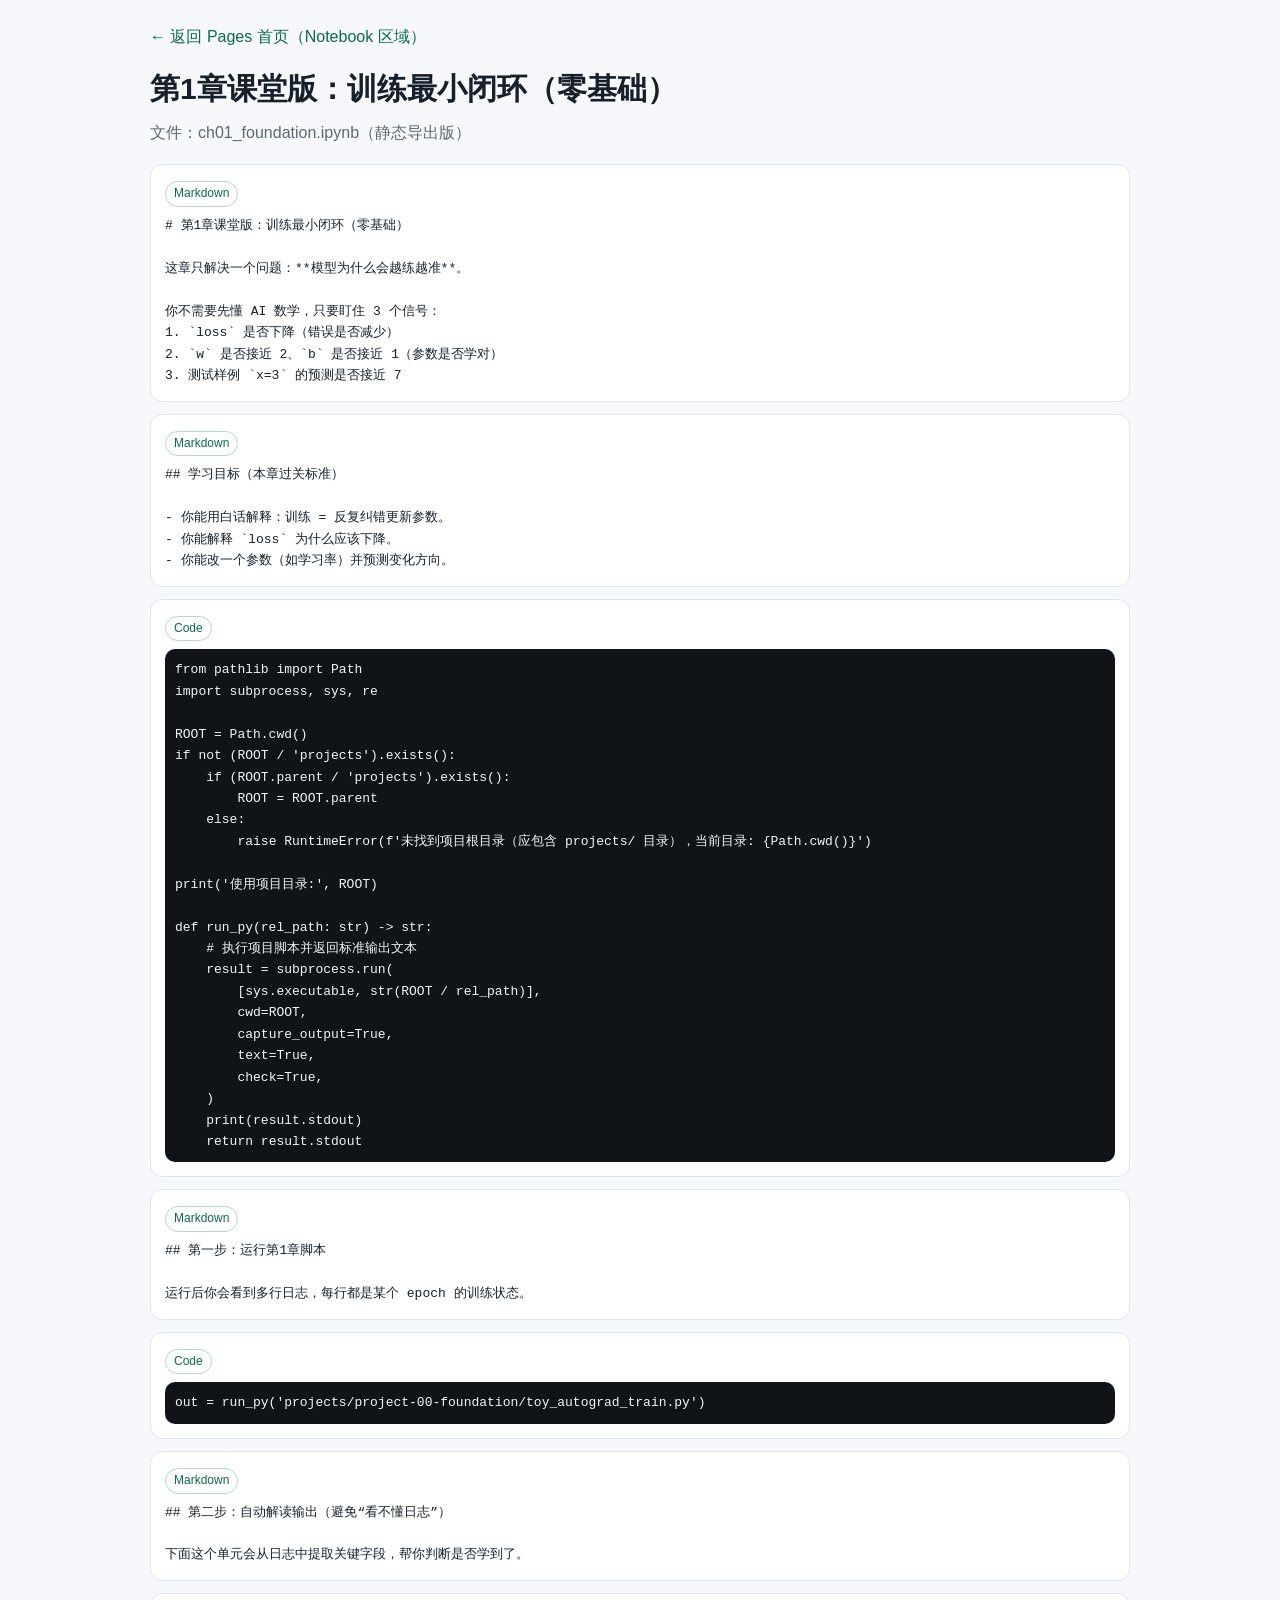
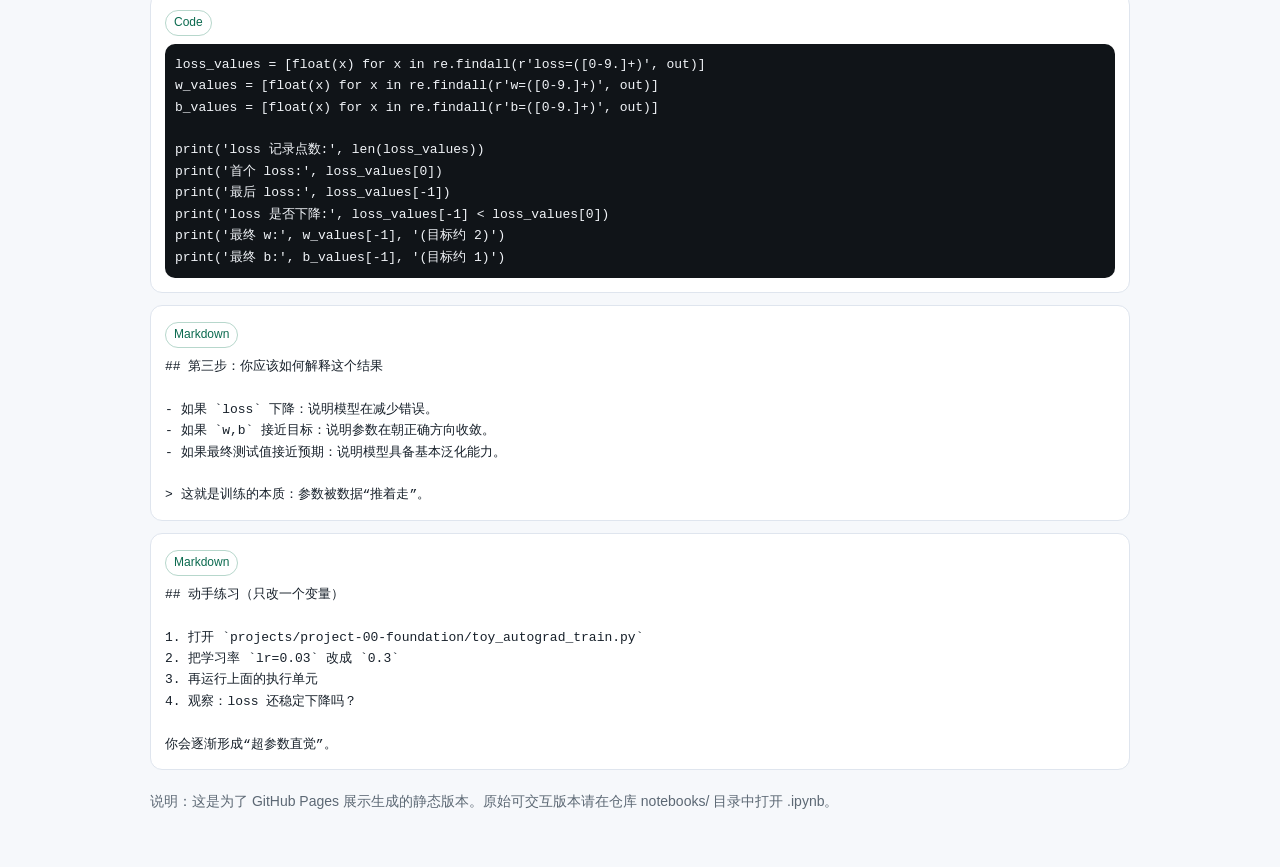
<file: docs/notebooks/ch01_foundation.html>
<!doctype html>
<html lang="zh-CN">
<head>
  <meta charset="utf-8" />
  <meta name="viewport" content="width=device-width, initial-scale=1" />
  <title>第1章课堂版：训练最小闭环（零基础）</title>
  <style>
:root {
  --bg: #f6f8fb;
  --text: #17202a;
  --muted: #5c6874;
  --panel: #ffffff;
  --border: #dfe5ee;
  --code-bg: #101418;
  --code-fg: #f2f5f9;
  --accent: #0b6a4f;
}
* { box-sizing: border-box; }
body {
  margin: 0;
  font-family: "Noto Sans SC", "PingFang SC", "Microsoft YaHei", sans-serif;
  background: var(--bg);
  color: var(--text);
  line-height: 1.65;
}
.container {
  width: min(980px, 92vw);
  margin: 0 auto;
  padding: 24px 0 40px;
}
.topbar {
  margin-bottom: 14px;
}
.topbar a {
  color: var(--accent);
  text-decoration: none;
}
h1 {
  margin: 0 0 6px;
  font-size: 30px;
}
.sub {
  margin: 0 0 18px;
  color: var(--muted);
}
.cell {
  background: var(--panel);
  border: 1px solid var(--border);
  border-radius: 12px;
  padding: 14px;
  margin-bottom: 12px;
}
.badge {
  display: inline-block;
  font-size: 12px;
  color: var(--accent);
  border: 1px solid #b7d7cc;
  border-radius: 999px;
  padding: 2px 8px;
  margin-bottom: 8px;
}
pre {
  margin: 0;
  white-space: pre-wrap;
  word-break: break-word;
}
.code {
  background: var(--code-bg);
  color: var(--code-fg);
  border-radius: 10px;
  padding: 10px;
  overflow: auto;
}
.markdown {
  background: #ffffff;
}
.note {
  margin-top: 20px;
  color: var(--muted);
  font-size: 14px;
}
</style>
</head>
<body>
  <main class="container">
    <div class="topbar"><a href="../index.html#notebooks">← 返回 Pages 首页（Notebook 区域）</a></div>
    <h1>第1章课堂版：训练最小闭环（零基础）</h1>
    <p class="sub">文件：ch01_foundation.ipynb（静态导出版）</p>
    <section class="cell markdown"><div class="badge">Markdown</div><pre># 第1章课堂版：训练最小闭环（零基础）

这章只解决一个问题：**模型为什么会越练越准**。

你不需要先懂 AI 数学，只要盯住 3 个信号：
1. `loss` 是否下降（错误是否减少）
2. `w` 是否接近 2、`b` 是否接近 1（参数是否学对）
3. 测试样例 `x=3` 的预测是否接近 7
</pre></section><section class="cell markdown"><div class="badge">Markdown</div><pre>## 学习目标（本章过关标准）

- 你能用白话解释：训练 = 反复纠错更新参数。
- 你能解释 `loss` 为什么应该下降。
- 你能改一个参数（如学习率）并预测变化方向。
</pre></section><section class="cell"><div class="badge">Code</div><pre class="code">from pathlib import Path
import subprocess, sys, re

ROOT = Path.cwd()
if not (ROOT / &#x27;projects&#x27;).exists():
    if (ROOT.parent / &#x27;projects&#x27;).exists():
        ROOT = ROOT.parent
    else:
        raise RuntimeError(f&#x27;未找到项目根目录（应包含 projects/ 目录），当前目录: {Path.cwd()}&#x27;)

print(&#x27;使用项目目录:&#x27;, ROOT)

def run_py(rel_path: str) -&gt; str:
    # 执行项目脚本并返回标准输出文本
    result = subprocess.run(
        [sys.executable, str(ROOT / rel_path)],
        cwd=ROOT,
        capture_output=True,
        text=True,
        check=True,
    )
    print(result.stdout)
    return result.stdout
</pre></section><section class="cell markdown"><div class="badge">Markdown</div><pre>## 第一步：运行第1章脚本

运行后你会看到多行日志，每行都是某个 epoch 的训练状态。
</pre></section><section class="cell"><div class="badge">Code</div><pre class="code">out = run_py(&#x27;projects/project-00-foundation/toy_autograd_train.py&#x27;)
</pre></section><section class="cell markdown"><div class="badge">Markdown</div><pre>## 第二步：自动解读输出（避免“看不懂日志”）

下面这个单元会从日志中提取关键字段，帮你判断是否学到了。
</pre></section><section class="cell"><div class="badge">Code</div><pre class="code">loss_values = [float(x) for x in re.findall(r&#x27;loss=([0-9.]+)&#x27;, out)]
w_values = [float(x) for x in re.findall(r&#x27;w=([0-9.]+)&#x27;, out)]
b_values = [float(x) for x in re.findall(r&#x27;b=([0-9.]+)&#x27;, out)]

print(&#x27;loss 记录点数:&#x27;, len(loss_values))
print(&#x27;首个 loss:&#x27;, loss_values[0])
print(&#x27;最后 loss:&#x27;, loss_values[-1])
print(&#x27;loss 是否下降:&#x27;, loss_values[-1] &lt; loss_values[0])
print(&#x27;最终 w:&#x27;, w_values[-1], &#x27;(目标约 2)&#x27;)
print(&#x27;最终 b:&#x27;, b_values[-1], &#x27;(目标约 1)&#x27;)
</pre></section><section class="cell markdown"><div class="badge">Markdown</div><pre>## 第三步：你应该如何解释这个结果

- 如果 `loss` 下降：说明模型在减少错误。
- 如果 `w,b` 接近目标：说明参数在朝正确方向收敛。
- 如果最终测试值接近预期：说明模型具备基本泛化能力。

&gt; 这就是训练的本质：参数被数据“推着走”。
</pre></section><section class="cell markdown"><div class="badge">Markdown</div><pre>## 动手练习（只改一个变量）

1. 打开 `projects/project-00-foundation/toy_autograd_train.py`
2. 把学习率 `lr=0.03` 改成 `0.3`
3. 再运行上面的执行单元
4. 观察：loss 还稳定下降吗？

你会逐渐形成“超参数直觉”。
</pre></section>
    <p class="note">说明：这是为了 GitHub Pages 展示生成的静态版本。原始可交互版本请在仓库 notebooks/ 目录中打开 .ipynb。</p>
  </main>
</body>
</html>
</file>
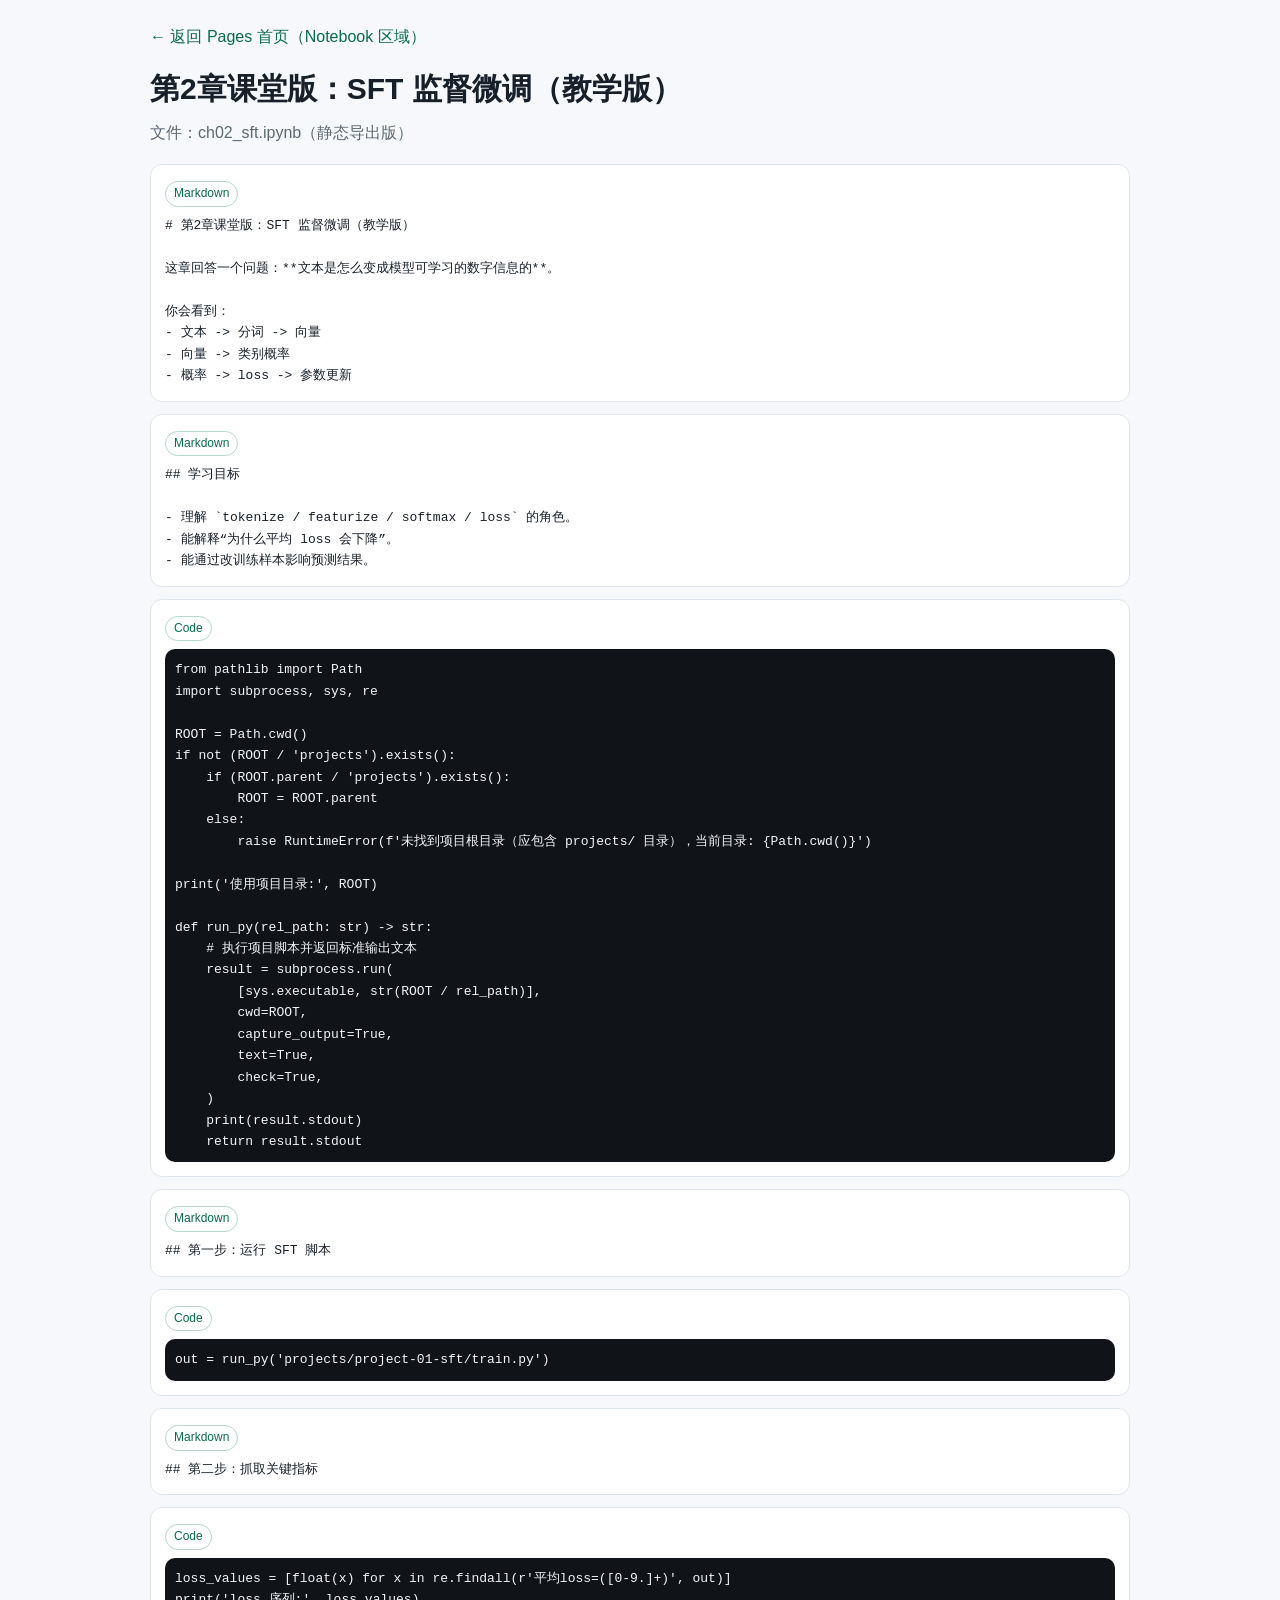
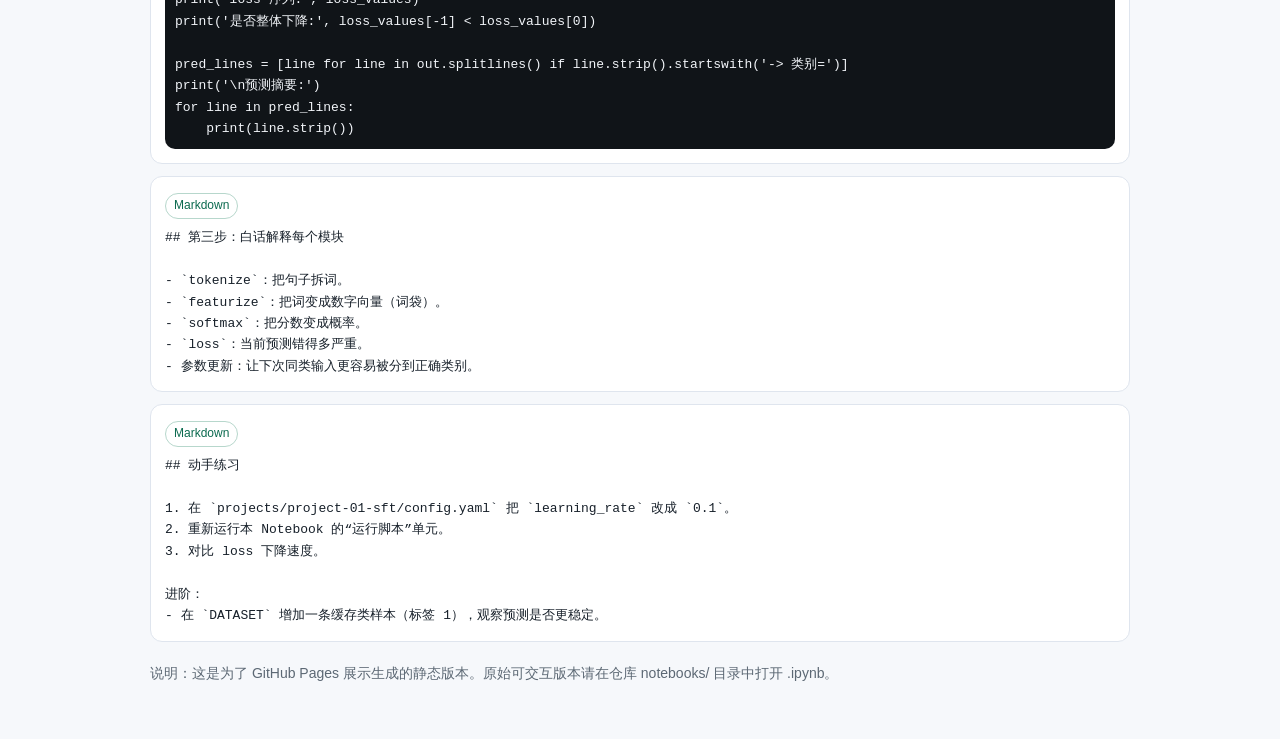
<file: docs/notebooks/ch02_sft.html>
<!doctype html>
<html lang="zh-CN">
<head>
  <meta charset="utf-8" />
  <meta name="viewport" content="width=device-width, initial-scale=1" />
  <title>第2章课堂版：SFT 监督微调（教学版）</title>
  <style>
:root {
  --bg: #f6f8fb;
  --text: #17202a;
  --muted: #5c6874;
  --panel: #ffffff;
  --border: #dfe5ee;
  --code-bg: #101418;
  --code-fg: #f2f5f9;
  --accent: #0b6a4f;
}
* { box-sizing: border-box; }
body {
  margin: 0;
  font-family: "Noto Sans SC", "PingFang SC", "Microsoft YaHei", sans-serif;
  background: var(--bg);
  color: var(--text);
  line-height: 1.65;
}
.container {
  width: min(980px, 92vw);
  margin: 0 auto;
  padding: 24px 0 40px;
}
.topbar {
  margin-bottom: 14px;
}
.topbar a {
  color: var(--accent);
  text-decoration: none;
}
h1 {
  margin: 0 0 6px;
  font-size: 30px;
}
.sub {
  margin: 0 0 18px;
  color: var(--muted);
}
.cell {
  background: var(--panel);
  border: 1px solid var(--border);
  border-radius: 12px;
  padding: 14px;
  margin-bottom: 12px;
}
.badge {
  display: inline-block;
  font-size: 12px;
  color: var(--accent);
  border: 1px solid #b7d7cc;
  border-radius: 999px;
  padding: 2px 8px;
  margin-bottom: 8px;
}
pre {
  margin: 0;
  white-space: pre-wrap;
  word-break: break-word;
}
.code {
  background: var(--code-bg);
  color: var(--code-fg);
  border-radius: 10px;
  padding: 10px;
  overflow: auto;
}
.markdown {
  background: #ffffff;
}
.note {
  margin-top: 20px;
  color: var(--muted);
  font-size: 14px;
}
</style>
</head>
<body>
  <main class="container">
    <div class="topbar"><a href="../index.html#notebooks">← 返回 Pages 首页（Notebook 区域）</a></div>
    <h1>第2章课堂版：SFT 监督微调（教学版）</h1>
    <p class="sub">文件：ch02_sft.ipynb（静态导出版）</p>
    <section class="cell markdown"><div class="badge">Markdown</div><pre># 第2章课堂版：SFT 监督微调（教学版）

这章回答一个问题：**文本是怎么变成模型可学习的数字信息的**。

你会看到：
- 文本 -&gt; 分词 -&gt; 向量
- 向量 -&gt; 类别概率
- 概率 -&gt; loss -&gt; 参数更新
</pre></section><section class="cell markdown"><div class="badge">Markdown</div><pre>## 学习目标

- 理解 `tokenize / featurize / softmax / loss` 的角色。
- 能解释“为什么平均 loss 会下降”。
- 能通过改训练样本影响预测结果。
</pre></section><section class="cell"><div class="badge">Code</div><pre class="code">from pathlib import Path
import subprocess, sys, re

ROOT = Path.cwd()
if not (ROOT / &#x27;projects&#x27;).exists():
    if (ROOT.parent / &#x27;projects&#x27;).exists():
        ROOT = ROOT.parent
    else:
        raise RuntimeError(f&#x27;未找到项目根目录（应包含 projects/ 目录），当前目录: {Path.cwd()}&#x27;)

print(&#x27;使用项目目录:&#x27;, ROOT)

def run_py(rel_path: str) -&gt; str:
    # 执行项目脚本并返回标准输出文本
    result = subprocess.run(
        [sys.executable, str(ROOT / rel_path)],
        cwd=ROOT,
        capture_output=True,
        text=True,
        check=True,
    )
    print(result.stdout)
    return result.stdout
</pre></section><section class="cell markdown"><div class="badge">Markdown</div><pre>## 第一步：运行 SFT 脚本
</pre></section><section class="cell"><div class="badge">Code</div><pre class="code">out = run_py(&#x27;projects/project-01-sft/train.py&#x27;)
</pre></section><section class="cell markdown"><div class="badge">Markdown</div><pre>## 第二步：抓取关键指标
</pre></section><section class="cell"><div class="badge">Code</div><pre class="code">loss_values = [float(x) for x in re.findall(r&#x27;平均loss=([0-9.]+)&#x27;, out)]
print(&#x27;loss 序列:&#x27;, loss_values)
print(&#x27;是否整体下降:&#x27;, loss_values[-1] &lt; loss_values[0])

pred_lines = [line for line in out.splitlines() if line.strip().startswith(&#x27;-&gt; 类别=&#x27;)]
print(&#x27;\n预测摘要:&#x27;)
for line in pred_lines:
    print(line.strip())
</pre></section><section class="cell markdown"><div class="badge">Markdown</div><pre>## 第三步：白话解释每个模块

- `tokenize`：把句子拆词。
- `featurize`：把词变成数字向量（词袋）。
- `softmax`：把分数变成概率。
- `loss`：当前预测错得多严重。
- 参数更新：让下次同类输入更容易被分到正确类别。
</pre></section><section class="cell markdown"><div class="badge">Markdown</div><pre>## 动手练习

1. 在 `projects/project-01-sft/config.yaml` 把 `learning_rate` 改成 `0.1`。
2. 重新运行本 Notebook 的“运行脚本”单元。
3. 对比 loss 下降速度。

进阶：
- 在 `DATASET` 增加一条缓存类样本（标签 1），观察预测是否更稳定。
</pre></section>
    <p class="note">说明：这是为了 GitHub Pages 展示生成的静态版本。原始可交互版本请在仓库 notebooks/ 目录中打开 .ipynb。</p>
  </main>
</body>
</html>
</file>
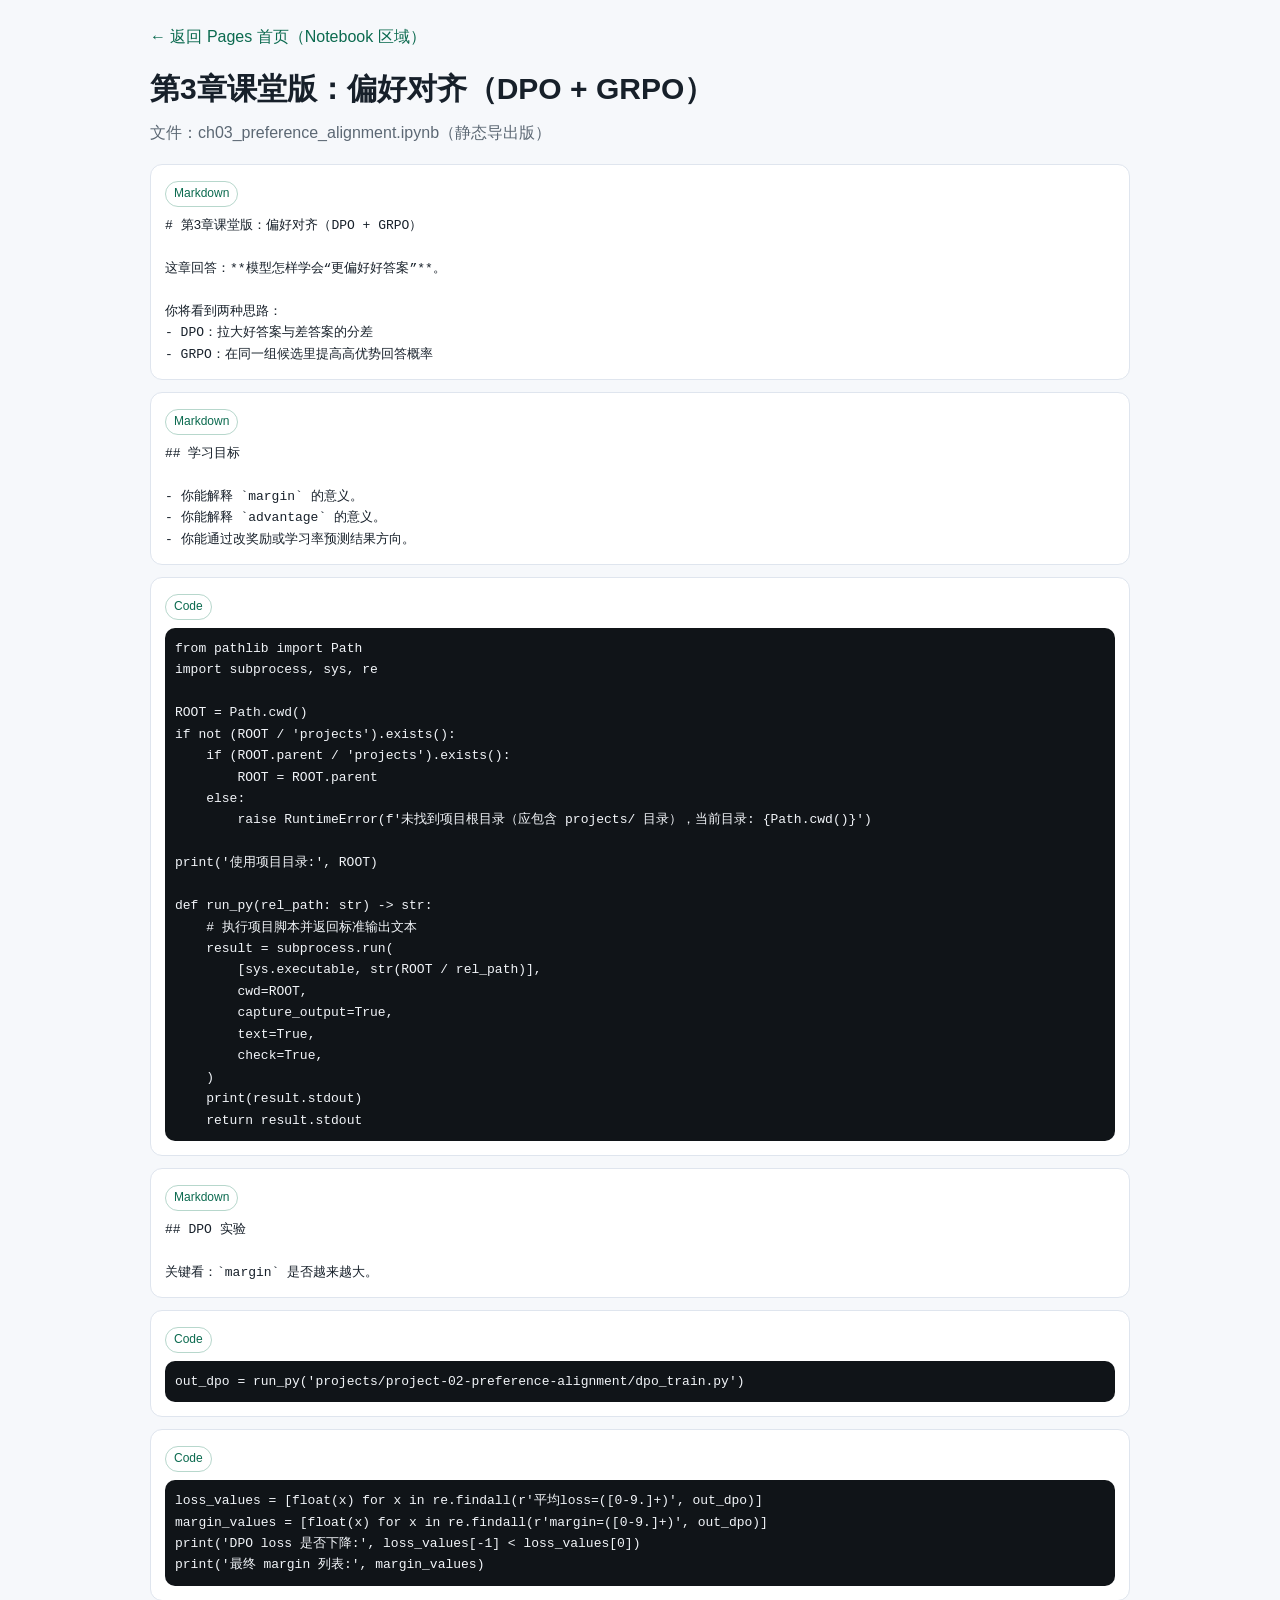
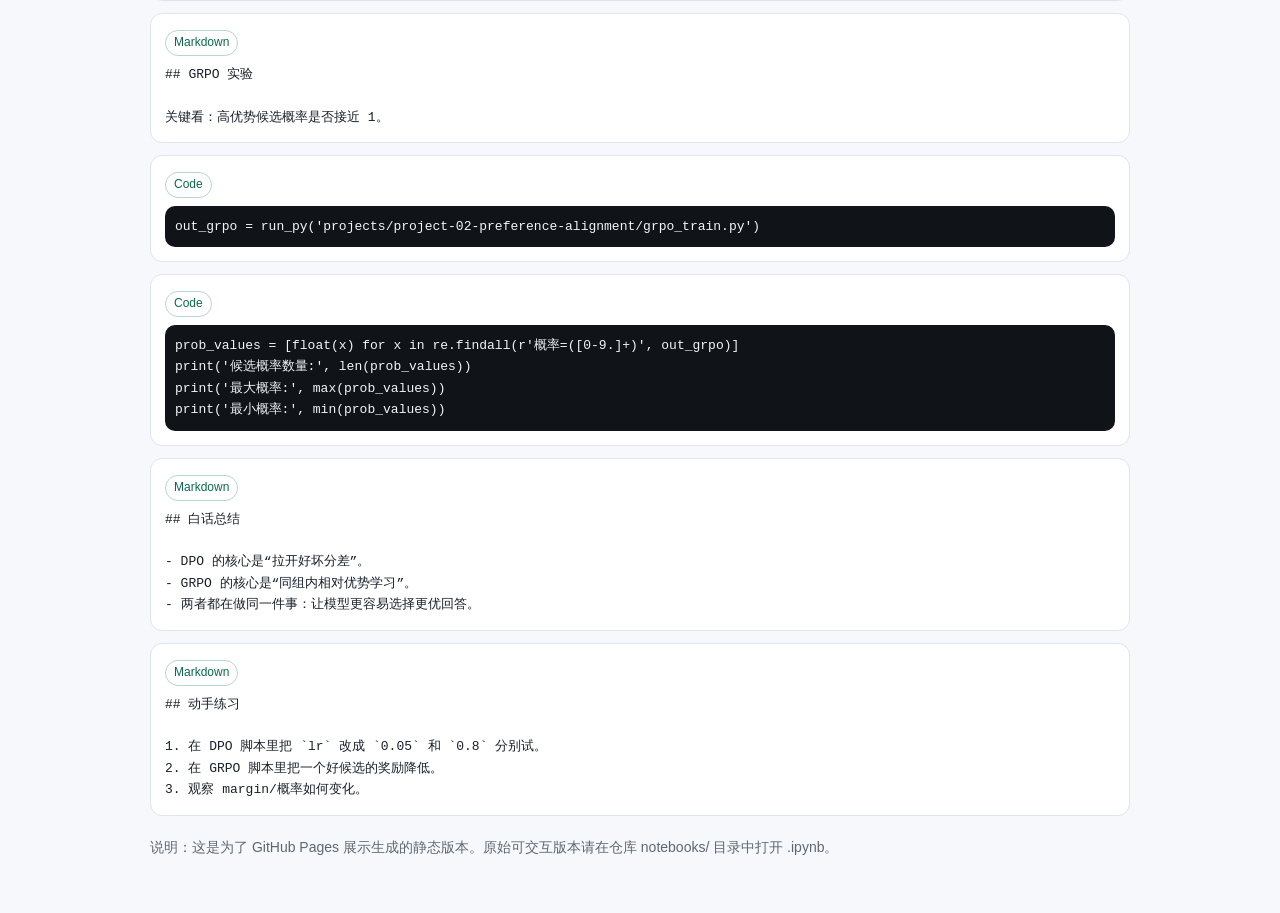
<file: docs/notebooks/ch03_preference_alignment.html>
<!doctype html>
<html lang="zh-CN">
<head>
  <meta charset="utf-8" />
  <meta name="viewport" content="width=device-width, initial-scale=1" />
  <title>第3章课堂版：偏好对齐（DPO + GRPO）</title>
  <style>
:root {
  --bg: #f6f8fb;
  --text: #17202a;
  --muted: #5c6874;
  --panel: #ffffff;
  --border: #dfe5ee;
  --code-bg: #101418;
  --code-fg: #f2f5f9;
  --accent: #0b6a4f;
}
* { box-sizing: border-box; }
body {
  margin: 0;
  font-family: "Noto Sans SC", "PingFang SC", "Microsoft YaHei", sans-serif;
  background: var(--bg);
  color: var(--text);
  line-height: 1.65;
}
.container {
  width: min(980px, 92vw);
  margin: 0 auto;
  padding: 24px 0 40px;
}
.topbar {
  margin-bottom: 14px;
}
.topbar a {
  color: var(--accent);
  text-decoration: none;
}
h1 {
  margin: 0 0 6px;
  font-size: 30px;
}
.sub {
  margin: 0 0 18px;
  color: var(--muted);
}
.cell {
  background: var(--panel);
  border: 1px solid var(--border);
  border-radius: 12px;
  padding: 14px;
  margin-bottom: 12px;
}
.badge {
  display: inline-block;
  font-size: 12px;
  color: var(--accent);
  border: 1px solid #b7d7cc;
  border-radius: 999px;
  padding: 2px 8px;
  margin-bottom: 8px;
}
pre {
  margin: 0;
  white-space: pre-wrap;
  word-break: break-word;
}
.code {
  background: var(--code-bg);
  color: var(--code-fg);
  border-radius: 10px;
  padding: 10px;
  overflow: auto;
}
.markdown {
  background: #ffffff;
}
.note {
  margin-top: 20px;
  color: var(--muted);
  font-size: 14px;
}
</style>
</head>
<body>
  <main class="container">
    <div class="topbar"><a href="../index.html#notebooks">← 返回 Pages 首页（Notebook 区域）</a></div>
    <h1>第3章课堂版：偏好对齐（DPO + GRPO）</h1>
    <p class="sub">文件：ch03_preference_alignment.ipynb（静态导出版）</p>
    <section class="cell markdown"><div class="badge">Markdown</div><pre># 第3章课堂版：偏好对齐（DPO + GRPO）

这章回答：**模型怎样学会“更偏好好答案”**。

你将看到两种思路：
- DPO：拉大好答案与差答案的分差
- GRPO：在同一组候选里提高高优势回答概率
</pre></section><section class="cell markdown"><div class="badge">Markdown</div><pre>## 学习目标

- 你能解释 `margin` 的意义。
- 你能解释 `advantage` 的意义。
- 你能通过改奖励或学习率预测结果方向。
</pre></section><section class="cell"><div class="badge">Code</div><pre class="code">from pathlib import Path
import subprocess, sys, re

ROOT = Path.cwd()
if not (ROOT / &#x27;projects&#x27;).exists():
    if (ROOT.parent / &#x27;projects&#x27;).exists():
        ROOT = ROOT.parent
    else:
        raise RuntimeError(f&#x27;未找到项目根目录（应包含 projects/ 目录），当前目录: {Path.cwd()}&#x27;)

print(&#x27;使用项目目录:&#x27;, ROOT)

def run_py(rel_path: str) -&gt; str:
    # 执行项目脚本并返回标准输出文本
    result = subprocess.run(
        [sys.executable, str(ROOT / rel_path)],
        cwd=ROOT,
        capture_output=True,
        text=True,
        check=True,
    )
    print(result.stdout)
    return result.stdout
</pre></section><section class="cell markdown"><div class="badge">Markdown</div><pre>## DPO 实验

关键看：`margin` 是否越来越大。
</pre></section><section class="cell"><div class="badge">Code</div><pre class="code">out_dpo = run_py(&#x27;projects/project-02-preference-alignment/dpo_train.py&#x27;)
</pre></section><section class="cell"><div class="badge">Code</div><pre class="code">loss_values = [float(x) for x in re.findall(r&#x27;平均loss=([0-9.]+)&#x27;, out_dpo)]
margin_values = [float(x) for x in re.findall(r&#x27;margin=([0-9.]+)&#x27;, out_dpo)]
print(&#x27;DPO loss 是否下降:&#x27;, loss_values[-1] &lt; loss_values[0])
print(&#x27;最终 margin 列表:&#x27;, margin_values)
</pre></section><section class="cell markdown"><div class="badge">Markdown</div><pre>## GRPO 实验

关键看：高优势候选概率是否接近 1。
</pre></section><section class="cell"><div class="badge">Code</div><pre class="code">out_grpo = run_py(&#x27;projects/project-02-preference-alignment/grpo_train.py&#x27;)
</pre></section><section class="cell"><div class="badge">Code</div><pre class="code">prob_values = [float(x) for x in re.findall(r&#x27;概率=([0-9.]+)&#x27;, out_grpo)]
print(&#x27;候选概率数量:&#x27;, len(prob_values))
print(&#x27;最大概率:&#x27;, max(prob_values))
print(&#x27;最小概率:&#x27;, min(prob_values))
</pre></section><section class="cell markdown"><div class="badge">Markdown</div><pre>## 白话总结

- DPO 的核心是“拉开好坏分差”。
- GRPO 的核心是“同组内相对优势学习”。
- 两者都在做同一件事：让模型更容易选择更优回答。
</pre></section><section class="cell markdown"><div class="badge">Markdown</div><pre>## 动手练习

1. 在 DPO 脚本里把 `lr` 改成 `0.05` 和 `0.8` 分别试。
2. 在 GRPO 脚本里把一个好候选的奖励降低。
3. 观察 margin/概率如何变化。
</pre></section>
    <p class="note">说明：这是为了 GitHub Pages 展示生成的静态版本。原始可交互版本请在仓库 notebooks/ 目录中打开 .ipynb。</p>
  </main>
</body>
</html>
</file>
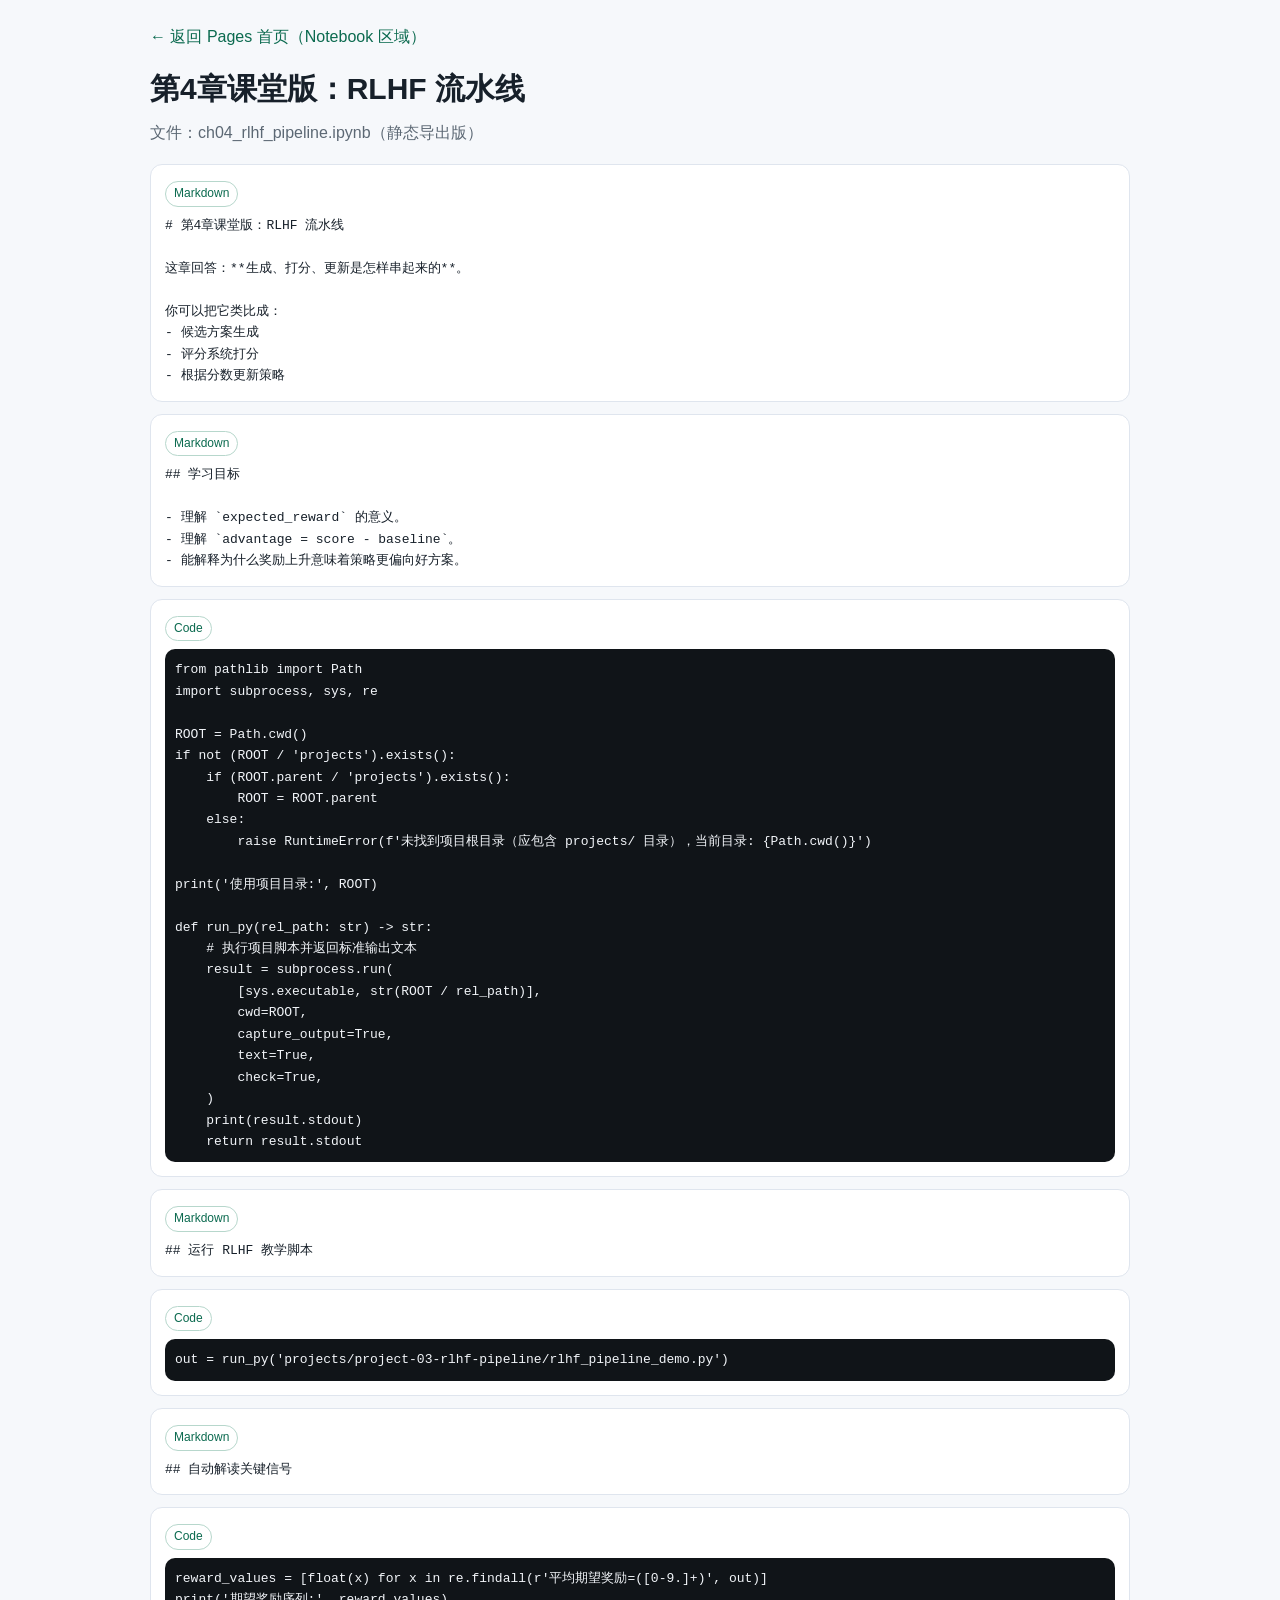
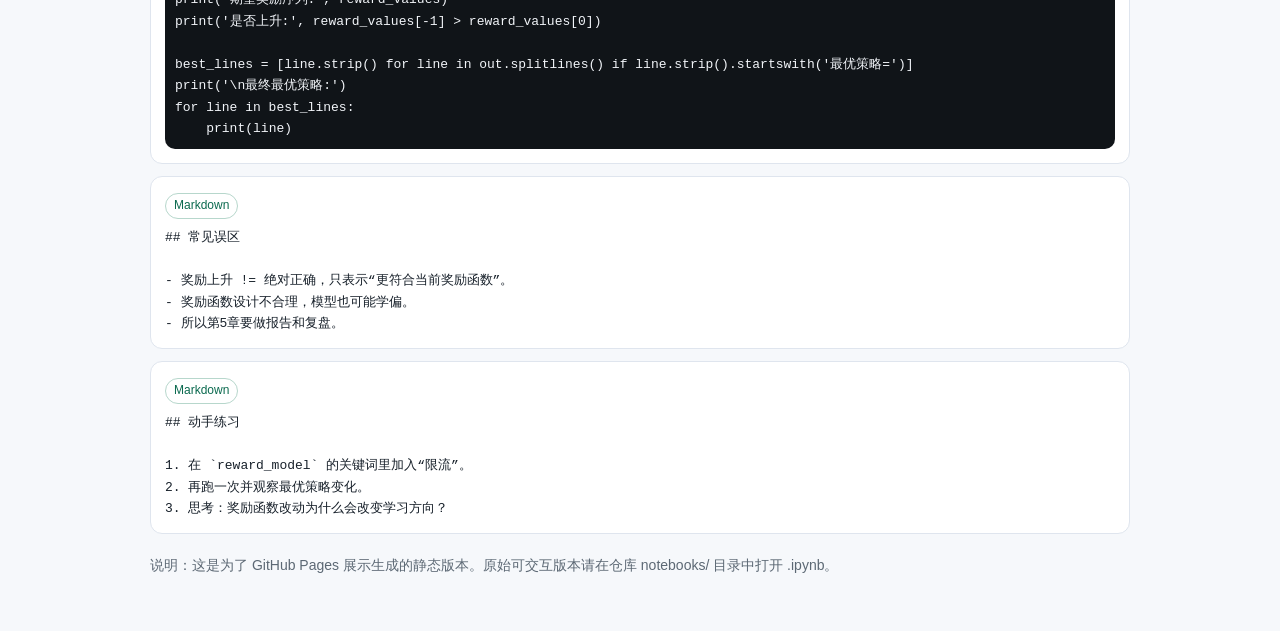
<file: docs/notebooks/ch04_rlhf_pipeline.html>
<!doctype html>
<html lang="zh-CN">
<head>
  <meta charset="utf-8" />
  <meta name="viewport" content="width=device-width, initial-scale=1" />
  <title>第4章课堂版：RLHF 流水线</title>
  <style>
:root {
  --bg: #f6f8fb;
  --text: #17202a;
  --muted: #5c6874;
  --panel: #ffffff;
  --border: #dfe5ee;
  --code-bg: #101418;
  --code-fg: #f2f5f9;
  --accent: #0b6a4f;
}
* { box-sizing: border-box; }
body {
  margin: 0;
  font-family: "Noto Sans SC", "PingFang SC", "Microsoft YaHei", sans-serif;
  background: var(--bg);
  color: var(--text);
  line-height: 1.65;
}
.container {
  width: min(980px, 92vw);
  margin: 0 auto;
  padding: 24px 0 40px;
}
.topbar {
  margin-bottom: 14px;
}
.topbar a {
  color: var(--accent);
  text-decoration: none;
}
h1 {
  margin: 0 0 6px;
  font-size: 30px;
}
.sub {
  margin: 0 0 18px;
  color: var(--muted);
}
.cell {
  background: var(--panel);
  border: 1px solid var(--border);
  border-radius: 12px;
  padding: 14px;
  margin-bottom: 12px;
}
.badge {
  display: inline-block;
  font-size: 12px;
  color: var(--accent);
  border: 1px solid #b7d7cc;
  border-radius: 999px;
  padding: 2px 8px;
  margin-bottom: 8px;
}
pre {
  margin: 0;
  white-space: pre-wrap;
  word-break: break-word;
}
.code {
  background: var(--code-bg);
  color: var(--code-fg);
  border-radius: 10px;
  padding: 10px;
  overflow: auto;
}
.markdown {
  background: #ffffff;
}
.note {
  margin-top: 20px;
  color: var(--muted);
  font-size: 14px;
}
</style>
</head>
<body>
  <main class="container">
    <div class="topbar"><a href="../index.html#notebooks">← 返回 Pages 首页（Notebook 区域）</a></div>
    <h1>第4章课堂版：RLHF 流水线</h1>
    <p class="sub">文件：ch04_rlhf_pipeline.ipynb（静态导出版）</p>
    <section class="cell markdown"><div class="badge">Markdown</div><pre># 第4章课堂版：RLHF 流水线

这章回答：**生成、打分、更新是怎样串起来的**。

你可以把它类比成：
- 候选方案生成
- 评分系统打分
- 根据分数更新策略
</pre></section><section class="cell markdown"><div class="badge">Markdown</div><pre>## 学习目标

- 理解 `expected_reward` 的意义。
- 理解 `advantage = score - baseline`。
- 能解释为什么奖励上升意味着策略更偏向好方案。
</pre></section><section class="cell"><div class="badge">Code</div><pre class="code">from pathlib import Path
import subprocess, sys, re

ROOT = Path.cwd()
if not (ROOT / &#x27;projects&#x27;).exists():
    if (ROOT.parent / &#x27;projects&#x27;).exists():
        ROOT = ROOT.parent
    else:
        raise RuntimeError(f&#x27;未找到项目根目录（应包含 projects/ 目录），当前目录: {Path.cwd()}&#x27;)

print(&#x27;使用项目目录:&#x27;, ROOT)

def run_py(rel_path: str) -&gt; str:
    # 执行项目脚本并返回标准输出文本
    result = subprocess.run(
        [sys.executable, str(ROOT / rel_path)],
        cwd=ROOT,
        capture_output=True,
        text=True,
        check=True,
    )
    print(result.stdout)
    return result.stdout
</pre></section><section class="cell markdown"><div class="badge">Markdown</div><pre>## 运行 RLHF 教学脚本
</pre></section><section class="cell"><div class="badge">Code</div><pre class="code">out = run_py(&#x27;projects/project-03-rlhf-pipeline/rlhf_pipeline_demo.py&#x27;)
</pre></section><section class="cell markdown"><div class="badge">Markdown</div><pre>## 自动解读关键信号
</pre></section><section class="cell"><div class="badge">Code</div><pre class="code">reward_values = [float(x) for x in re.findall(r&#x27;平均期望奖励=([0-9.]+)&#x27;, out)]
print(&#x27;期望奖励序列:&#x27;, reward_values)
print(&#x27;是否上升:&#x27;, reward_values[-1] &gt; reward_values[0])

best_lines = [line.strip() for line in out.splitlines() if line.strip().startswith(&#x27;最优策略=&#x27;)]
print(&#x27;\n最终最优策略:&#x27;)
for line in best_lines:
    print(line)
</pre></section><section class="cell markdown"><div class="badge">Markdown</div><pre>## 常见误区

- 奖励上升 != 绝对正确，只表示“更符合当前奖励函数”。
- 奖励函数设计不合理，模型也可能学偏。
- 所以第5章要做报告和复盘。
</pre></section><section class="cell markdown"><div class="badge">Markdown</div><pre>## 动手练习

1. 在 `reward_model` 的关键词里加入“限流”。
2. 再跑一次并观察最优策略变化。
3. 思考：奖励函数改动为什么会改变学习方向？
</pre></section>
    <p class="note">说明：这是为了 GitHub Pages 展示生成的静态版本。原始可交互版本请在仓库 notebooks/ 目录中打开 .ipynb。</p>
  </main>
</body>
</html>
</file>
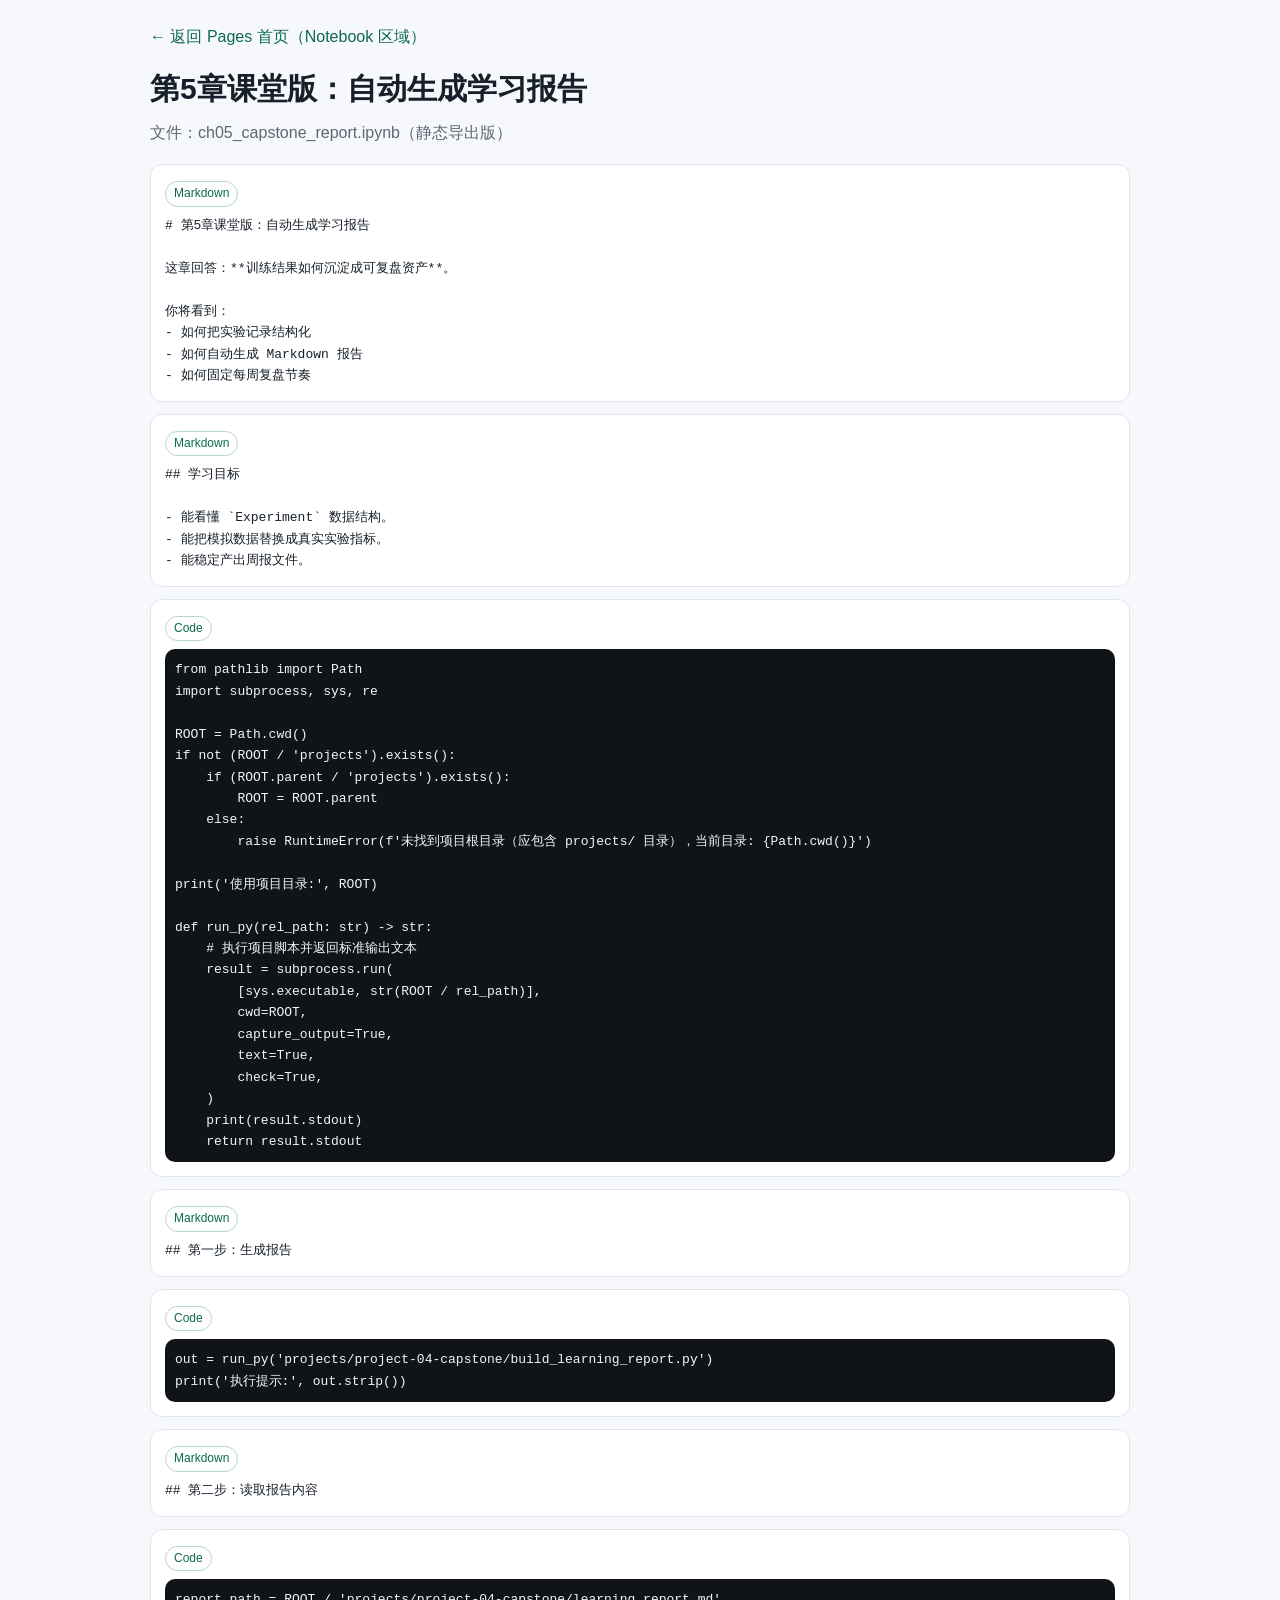
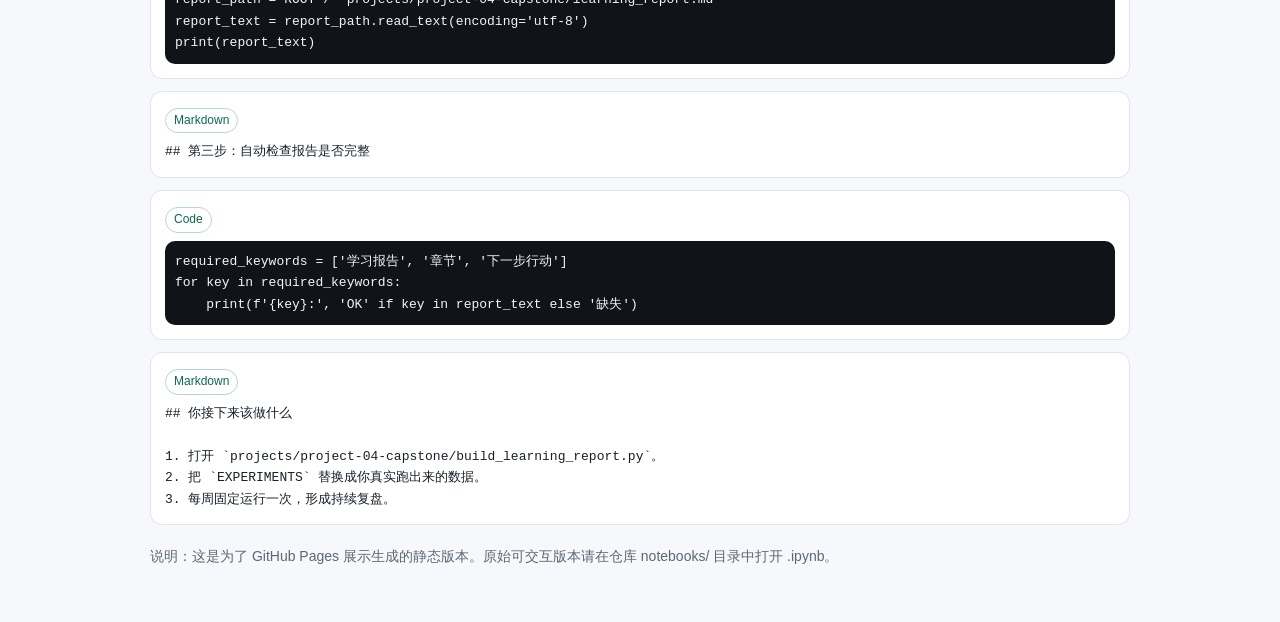
<file: docs/notebooks/ch05_capstone_report.html>
<!doctype html>
<html lang="zh-CN">
<head>
  <meta charset="utf-8" />
  <meta name="viewport" content="width=device-width, initial-scale=1" />
  <title>第5章课堂版：自动生成学习报告</title>
  <style>
:root {
  --bg: #f6f8fb;
  --text: #17202a;
  --muted: #5c6874;
  --panel: #ffffff;
  --border: #dfe5ee;
  --code-bg: #101418;
  --code-fg: #f2f5f9;
  --accent: #0b6a4f;
}
* { box-sizing: border-box; }
body {
  margin: 0;
  font-family: "Noto Sans SC", "PingFang SC", "Microsoft YaHei", sans-serif;
  background: var(--bg);
  color: var(--text);
  line-height: 1.65;
}
.container {
  width: min(980px, 92vw);
  margin: 0 auto;
  padding: 24px 0 40px;
}
.topbar {
  margin-bottom: 14px;
}
.topbar a {
  color: var(--accent);
  text-decoration: none;
}
h1 {
  margin: 0 0 6px;
  font-size: 30px;
}
.sub {
  margin: 0 0 18px;
  color: var(--muted);
}
.cell {
  background: var(--panel);
  border: 1px solid var(--border);
  border-radius: 12px;
  padding: 14px;
  margin-bottom: 12px;
}
.badge {
  display: inline-block;
  font-size: 12px;
  color: var(--accent);
  border: 1px solid #b7d7cc;
  border-radius: 999px;
  padding: 2px 8px;
  margin-bottom: 8px;
}
pre {
  margin: 0;
  white-space: pre-wrap;
  word-break: break-word;
}
.code {
  background: var(--code-bg);
  color: var(--code-fg);
  border-radius: 10px;
  padding: 10px;
  overflow: auto;
}
.markdown {
  background: #ffffff;
}
.note {
  margin-top: 20px;
  color: var(--muted);
  font-size: 14px;
}
</style>
</head>
<body>
  <main class="container">
    <div class="topbar"><a href="../index.html#notebooks">← 返回 Pages 首页（Notebook 区域）</a></div>
    <h1>第5章课堂版：自动生成学习报告</h1>
    <p class="sub">文件：ch05_capstone_report.ipynb（静态导出版）</p>
    <section class="cell markdown"><div class="badge">Markdown</div><pre># 第5章课堂版：自动生成学习报告

这章回答：**训练结果如何沉淀成可复盘资产**。

你将看到：
- 如何把实验记录结构化
- 如何自动生成 Markdown 报告
- 如何固定每周复盘节奏
</pre></section><section class="cell markdown"><div class="badge">Markdown</div><pre>## 学习目标

- 能看懂 `Experiment` 数据结构。
- 能把模拟数据替换成真实实验指标。
- 能稳定产出周报文件。
</pre></section><section class="cell"><div class="badge">Code</div><pre class="code">from pathlib import Path
import subprocess, sys, re

ROOT = Path.cwd()
if not (ROOT / &#x27;projects&#x27;).exists():
    if (ROOT.parent / &#x27;projects&#x27;).exists():
        ROOT = ROOT.parent
    else:
        raise RuntimeError(f&#x27;未找到项目根目录（应包含 projects/ 目录），当前目录: {Path.cwd()}&#x27;)

print(&#x27;使用项目目录:&#x27;, ROOT)

def run_py(rel_path: str) -&gt; str:
    # 执行项目脚本并返回标准输出文本
    result = subprocess.run(
        [sys.executable, str(ROOT / rel_path)],
        cwd=ROOT,
        capture_output=True,
        text=True,
        check=True,
    )
    print(result.stdout)
    return result.stdout
</pre></section><section class="cell markdown"><div class="badge">Markdown</div><pre>## 第一步：生成报告
</pre></section><section class="cell"><div class="badge">Code</div><pre class="code">out = run_py(&#x27;projects/project-04-capstone/build_learning_report.py&#x27;)
print(&#x27;执行提示:&#x27;, out.strip())
</pre></section><section class="cell markdown"><div class="badge">Markdown</div><pre>## 第二步：读取报告内容
</pre></section><section class="cell"><div class="badge">Code</div><pre class="code">report_path = ROOT / &#x27;projects/project-04-capstone/learning_report.md&#x27;
report_text = report_path.read_text(encoding=&#x27;utf-8&#x27;)
print(report_text)
</pre></section><section class="cell markdown"><div class="badge">Markdown</div><pre>## 第三步：自动检查报告是否完整
</pre></section><section class="cell"><div class="badge">Code</div><pre class="code">required_keywords = [&#x27;学习报告&#x27;, &#x27;章节&#x27;, &#x27;下一步行动&#x27;]
for key in required_keywords:
    print(f&#x27;{key}:&#x27;, &#x27;OK&#x27; if key in report_text else &#x27;缺失&#x27;)
</pre></section><section class="cell markdown"><div class="badge">Markdown</div><pre>## 你接下来该做什么

1. 打开 `projects/project-04-capstone/build_learning_report.py`。
2. 把 `EXPERIMENTS` 替换成你真实跑出来的数据。
3. 每周固定运行一次，形成持续复盘。
</pre></section>
    <p class="note">说明：这是为了 GitHub Pages 展示生成的静态版本。原始可交互版本请在仓库 notebooks/ 目录中打开 .ipynb。</p>
  </main>
</body>
</html>
</file>
